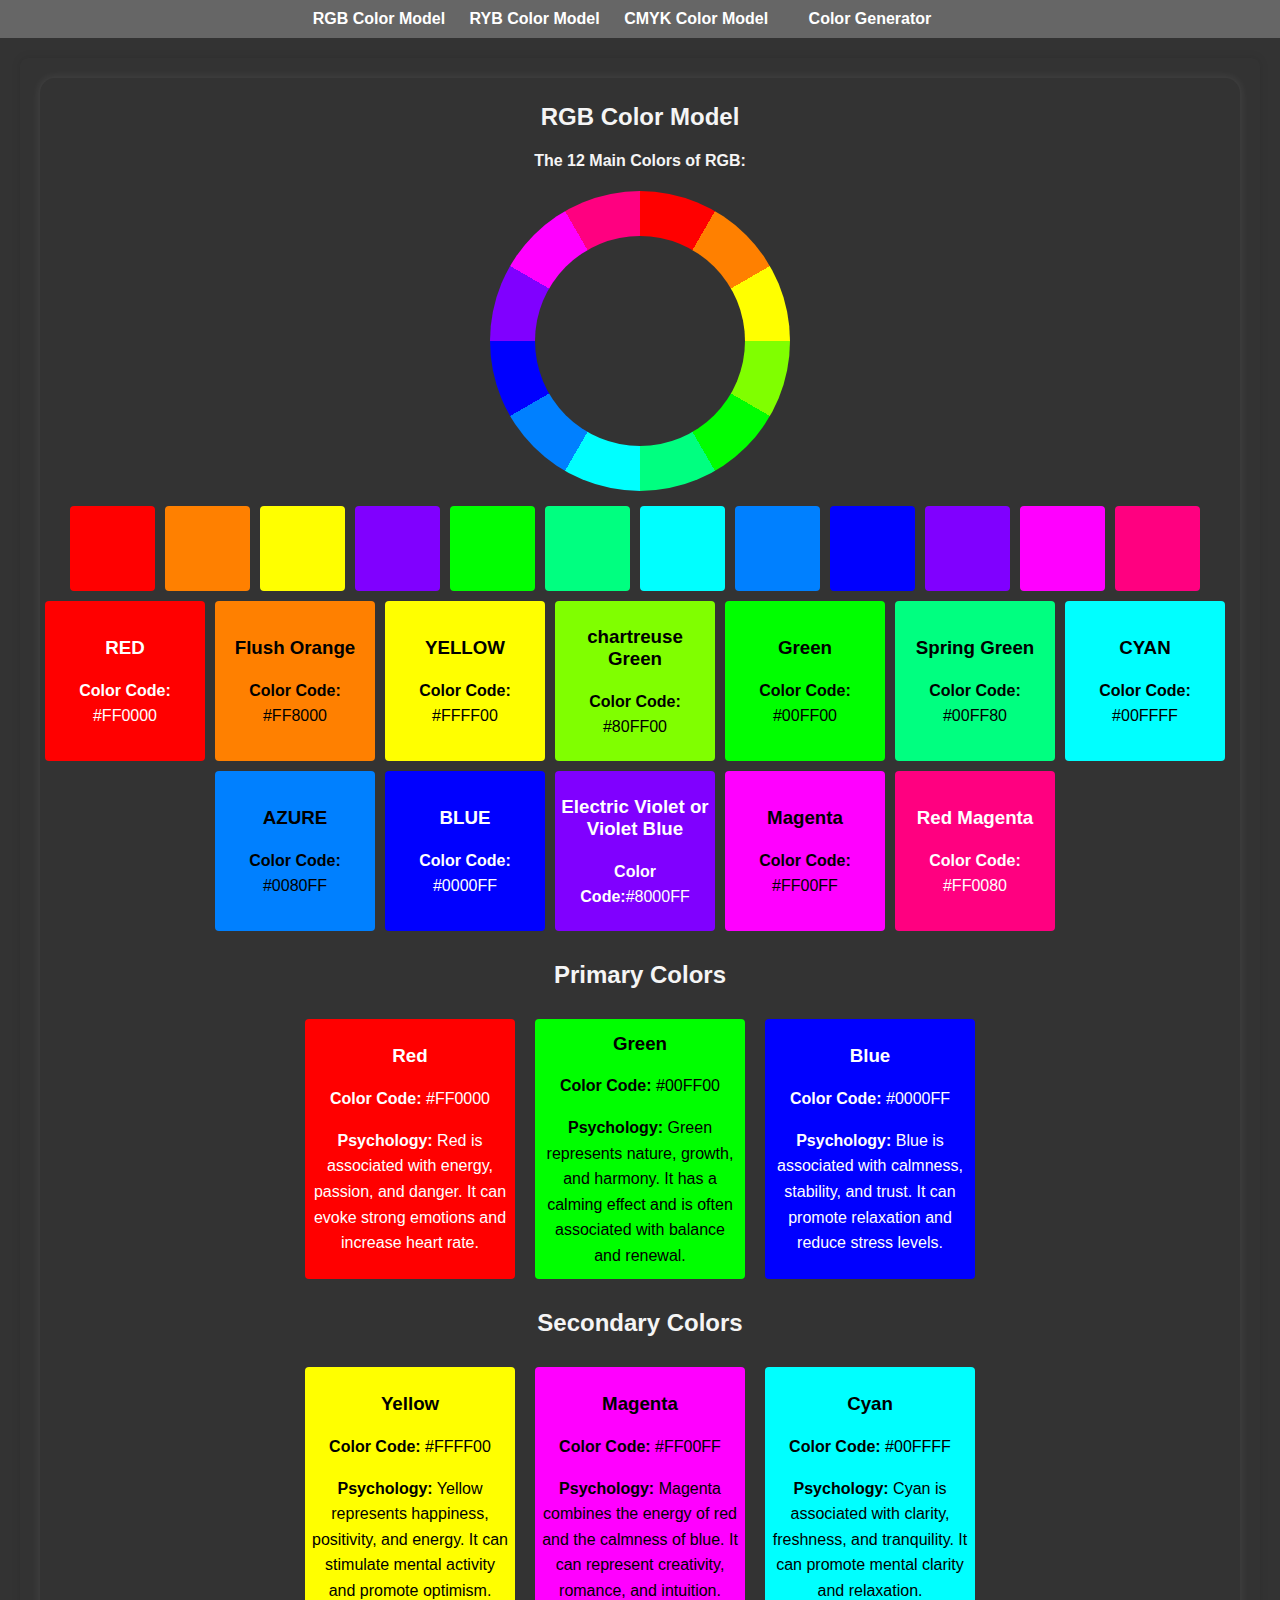
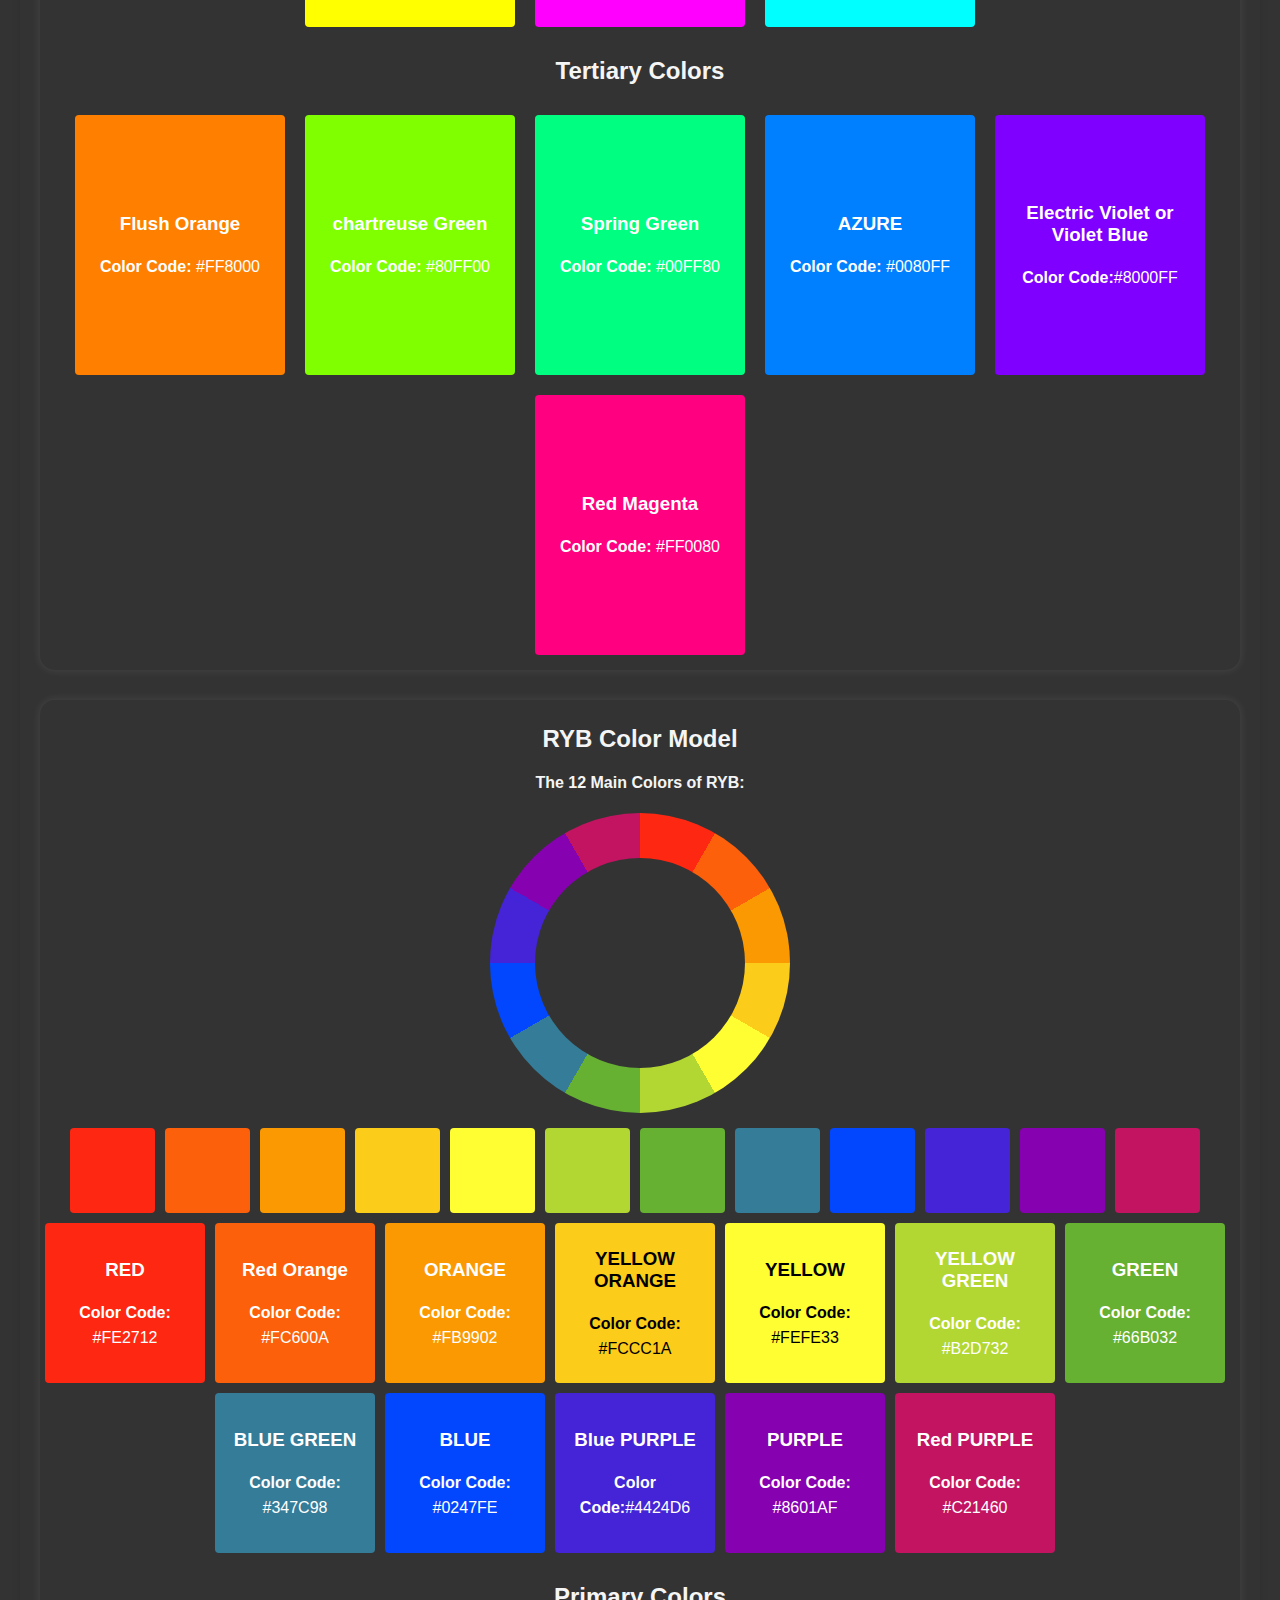
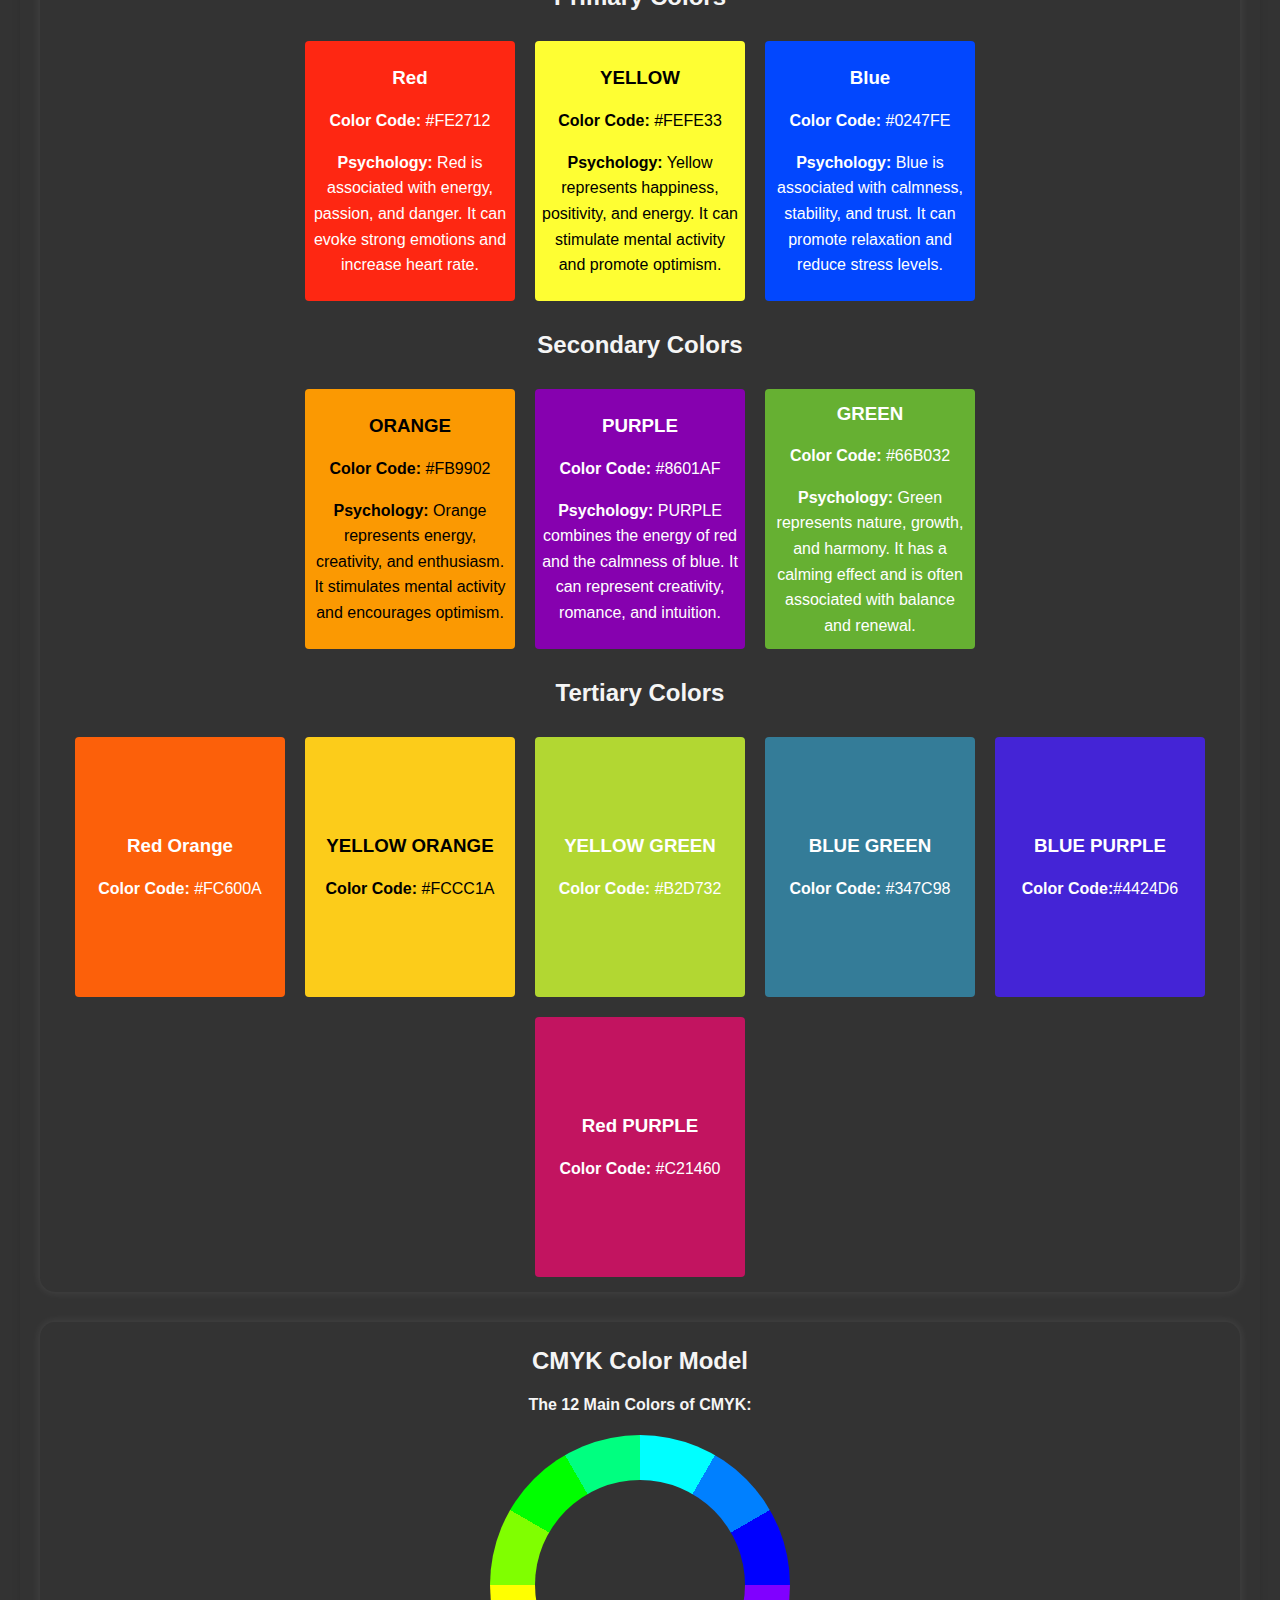
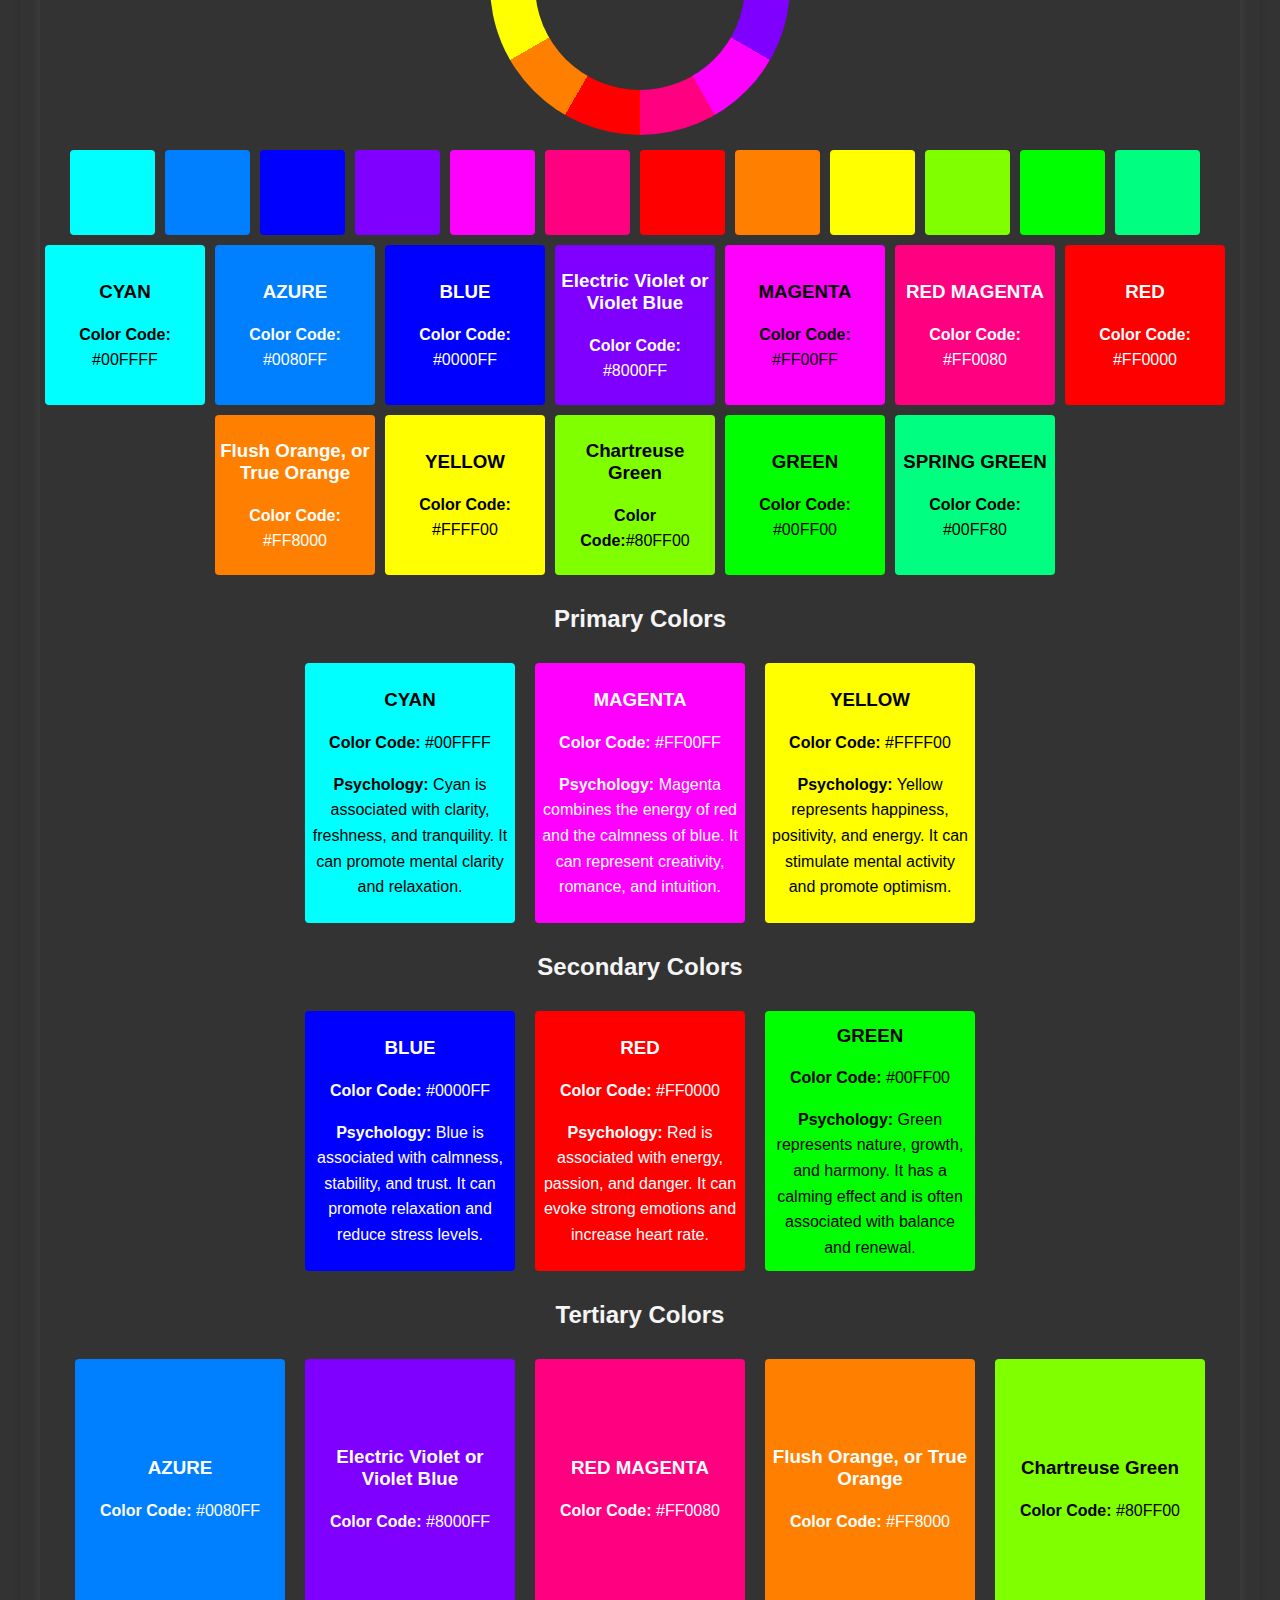
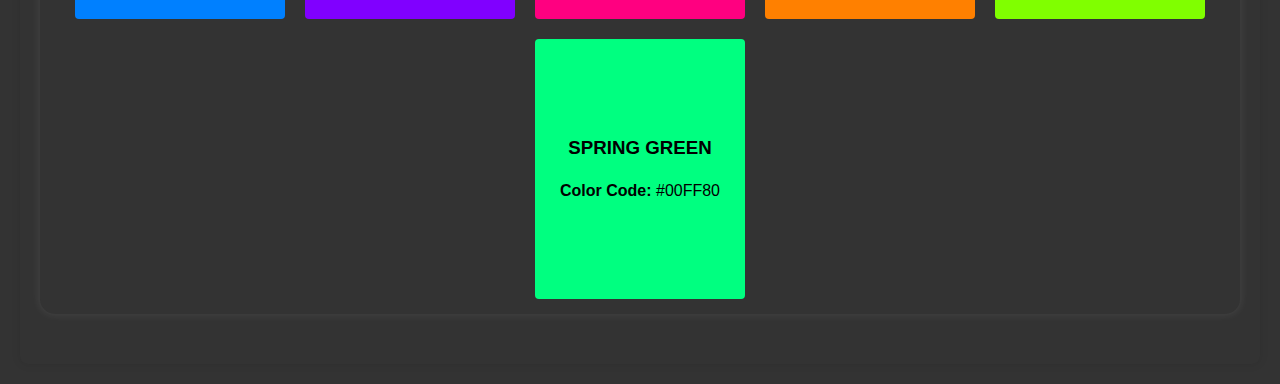
<file: index.html>
<!DOCTYPE html>
<html lang="en">

<head>
    <meta charset="UTF-8">
    <meta name="viewport" content="width=device-width, initial-scale=1.0">
    <title>Color Theory</title>
    <link rel="stylesheet" href="style.css">
</head>

<body>
    <!-- Navigation -->
    <nav>
        <ul>
            <li><a href="#rgb">RGB Color Model</a></li>
            <li><a href="#ryb">RYB Color Model</a></li>
            <li><a href="#cmyk">CMYK Color Model</a></li>
            <li class="dropdown">
                <a href="" class="dropbtn">Color Generator</a>
                <div class="dropdown-content">
                    <a href="./RGB color selector.html">RGB Color Selector</a>
                    <a href="./RYB Color Selector.html">RYB Color Selector</a>
                    <a href="./CMYK Color Selector.html">CMYK Color Selector</a>
                </div>
            </li>
        </ul>
    </nav>    
    

    <!-- Main Content -->
    <main>
        <!-- RGB Color Model -->
        <section id="rgb">
            <h2>RGB Color Model</h2>

            <h4>The 12 Main Colors of RGB:</h4>
            <div class="main-colors">
                <div class="RADIAL1">
                    <div class="hide"></div>
                </div>

                <div class="CON">
                    <div class="color-info COLOR-SHOW" style="background-color: #FF0000;"></div>
                    <div class="color-info COLOR-SHOW" style="background-color: #FF8000;"></div>
                    <div class="color-info COLOR-SHOW" style="background-color: #FFFF00;"></div>
                    <div class="color-info COLOR-SHOW" style="background-color: #8000FF;"></div>
                    <div class="color-info COLOR-SHOW" style="background-color: #00FF00;"></div>
                    <div class="color-info COLOR-SHOW" style="background-color: #00FF80;"></div>
                    <div class="color-info COLOR-SHOW" style="background-color: #00FFFF;"></div>
                    <div class="color-info COLOR-SHOW" style="background-color: #0080FF;"></div>
                    <div class="color-info COLOR-SHOW" style="background-color: #0000FF;"></div>
                    <div class="color-info COLOR-SHOW" style="background-color: #8000FF;"></div>
                    <div class="color-info COLOR-SHOW" style="background-color: #FF00FF;"></div>
                    <div class="color-info COLOR-SHOW" style="background-color: #FF0080;"></div>
                </div>

                <div class="color-info COLOR-MAIN" style="background-color: #FF0000; color: white;">
                    <div>
                        <h3>RED</h3>
                        <p><strong>Color Code:</strong> #FF0000</p>
                    </div>
                </div>
                <div class="color-info COLOR-MAIN" style="background-color: #FF8000;">
                    <div>
                        <h3>Flush Orange</h3>
                        <p><strong>Color Code:</strong> #FF8000</p>
                    </div>
                </div>
                <div class="color-info COLOR-MAIN" style="background-color: #FFFF00;">
                    <div>
                        <h3>YELLOW</h3>
                        <p><strong>Color Code:</strong> #FFFF00</p>
                    </div>
                </div>
                <div class="color-info COLOR-MAIN" style="background-color: #80FF00;">
                    <div>
                        <h3>chartreuse Green</h3>
                        <p><strong>Color Code:</strong> #80FF00</p>
                    </div>
                </div>
                <div class="color-info COLOR-MAIN" style="background-color: #00FF00;">
                    <div>
                        <h3>Green</h3>
                        <p><strong>Color Code:</strong> #00FF00</p>
                    </div>
                </div>
                <div class="color-info COLOR-MAIN" style="background-color: #00FF80;">
                    <div>
                        <h3>Spring Green</h3>
                        <p><strong>Color Code:</strong> #00FF80</p>
                    </div>
                </div>
                <div class="color-info COLOR-MAIN" style="background-color: #00FFFF;">
                    <div>
                        <h3>CYAN</h3>
                        <p><strong>Color Code:</strong> #00FFFF</p>
                    </div>
                </div>
                <div class="color-info COLOR-MAIN" style="background-color: #0080FF;">
                    <div>
                        <h3>AZURE</h3>
                        <p><strong>Color Code:</strong> #0080FF</p>
                    </div>
                </div>
                <div class="color-info COLOR-MAIN" style="background-color: #0000FF; color: white;">
                    <div>
                        <h3>BLUE</h3>
                        <p><strong>Color Code:</strong> #0000FF</p>
                    </div>
                </div>
                <div class="color-info COLOR-MAIN" style="background-color: #8000FF; color: white;">
                    <div>
                        <h3>Electric Violet or Violet Blue</h3>
                        <p><strong>Color Code:</strong>#8000FF</p>
                    </div>
                </div>
                <div class="color-info COLOR-MAIN" style="background-color: #FF00FF;">
                    <div>
                        <h3>Magenta</h3>
                        <p><strong>Color Code:</strong> #FF00FF</p>
                    </div>
                </div>
                <div class="color-info COLOR-MAIN" style="background-color: #FF0080; color: white;">
                    <div>
                        <h3>Red Magenta</h3>
                        <p><strong>Color Code:</strong> #FF0080</p>
                    </div>
                </div>
            </div>

            <h2>Primary Colors</h2>


            <div class="primary-colors">

                <div class="color-info color-box" style="background-color: #FF0000; color: white;">
                    <div>
                        <h3>Red</h3>
                        <p><strong>Color Code:</strong> #FF0000</p>
                        <p><strong>Psychology:</strong> Red is associated with energy, passion, and danger. It can evoke
                            strong emotions and increase heart rate.</p>
                    </div>
                </div>
                <div class="color-info color-box" style="background-color: #00FF00;">
                    <div>
                        <h3>Green</h3>
                        <p><strong>Color Code:</strong> #00FF00</p>
                        <p><strong>Psychology:</strong> Green represents nature, growth, and harmony. It has a calming
                            effect and is often associated with balance and renewal.</p>
                    </div>
                </div>
                <div class="color-info color-box" style="background-color: #0000FF; color: white;">
                    <div>
                        <h3>Blue</h3>
                        <p><strong>Color Code:</strong> #0000FF</p>
                        <p><strong>Psychology:</strong> Blue is associated with calmness, stability, and trust. It can
                            promote relaxation and reduce stress levels.</p>
                    </div>
                </div>
            </div>

            <h2>Secondary Colors</h2>

            <div class="secondary-colors">

                <div class="color-info color-box" style="background-color: #FFFF00; ">
                    <div>
                        <h3>Yellow</h3>
                        <p><strong>Color Code:</strong> #FFFF00</p>
                        <p><strong>Psychology:</strong> Yellow represents happiness, positivity, and energy. It can
                            stimulate mental activity and promote optimism.</p>
                    </div>
                </div>
                <div class="color-info color-box" style="background-color: #FF00FF; ">
                    <div>
                        <h3>Magenta</h3>
                        <p><strong>Color Code:</strong> #FF00FF</p>
                        <p><strong>Psychology:</strong> Magenta combines the energy of red and the calmness of blue. It
                            can represent creativity, romance, and intuition.</p>
                    </div>
                </div>
                <div class="color-info color-box" style="background-color: #00FFFF;">
                    <div>
                        <h3>Cyan</h3>
                        <p><strong>Color Code:</strong> #00FFFF</p>
                        <p><strong>Psychology:</strong> Cyan is associated with clarity, freshness, and tranquility. It
                            can promote mental clarity and relaxation.</p>
                    </div>
                </div>
            </div>

            <h2>Tertiary Colors</h2>


            <div class="tertiary-colors">

                <div class="color-info color-box" style="background-color: #FF8000; color: white;">
                    <div>
                        <h3>Flush Orange</h3>
                        <p><strong>Color Code:</strong> #FF8000</p>
                    </div>
                </div>
                <div class="color-info color-box" style="background-color: #80FF00; color: white;">
                    <div>
                        <h3>chartreuse Green</h3>
                        <p><strong>Color Code:</strong> #80FF00</p>
                    </div>
                </div>
                <div class="color-info color-box" style="background-color: #00FF80; color: white;">
                    <div>
                        <h3>Spring Green</h3>
                        <p><strong>Color Code:</strong> #00FF80</p>
                    </div>
                </div>
                <div class="color-info color-box" style="background-color: #0080FF; color: white;">
                    <div>
                        <h3>AZURE</h3>
                        <p><strong>Color Code:</strong> #0080FF</p>
                    </div>
                </div>
                <div class="color-info color-box" style="background-color: #8000FF; color: white;">
                    <div>
                        <h3>Electric Violet or Violet Blue</h3>
                        <p><strong>Color Code:</strong>#8000FF</p>
                    </div>
                </div>
                <div class="color-info color-box" style="background-color: #FF0080; color: white;">
                    <div>
                        <h3>Red Magenta</h3>
                        <p><strong>Color Code:</strong> #FF0080</p>
                    </div>
                </div>
            </div>

        </section>

        <!-- RYB Color Model -->
        <section id="ryb">

            <h2>RYB Color Model</h2>

            <h4>The 12 Main Colors of RYB:</h4>

            <div class="main-colors">
                <div class="RADIAL2">
                    <div class="hide"></div>
                </div>


                <div class="CON">
                    <div class="color-info COLOR-SHOW" style="background-color: #FE2712;"></div>
                    <div class="color-info COLOR-SHOW" style="background-color: #FC600A;"></div>
                    <div class="color-info COLOR-SHOW" style="background-color: #FB9902;"></div>
                    <div class="color-info COLOR-SHOW" style="background-color: #FCCC1A;"></div>
                    <div class="color-info COLOR-SHOW" style="background-color: #FEFE33;"></div>
                    <div class="color-info COLOR-SHOW" style="background-color: #B2D732;"></div>
                    <div class="color-info COLOR-SHOW" style="background-color: #66B032;"></div>
                    <div class="color-info COLOR-SHOW" style="background-color: #347C98;"></div>
                    <div class="color-info COLOR-SHOW" style="background-color: #0247FE;"></div>
                    <div class="color-info COLOR-SHOW" style="background-color: #4424D6;"></div>
                    <div class="color-info COLOR-SHOW" style="background-color: #8601AF;"></div>
                    <div class="color-info COLOR-SHOW" style="background-color: #C21460;"></div>
                </div>

                <div class="color-info COLOR-MAIN" style="background-color: #FE2712; color: white;">
                    <div>
                        <h3>RED</h3>
                        <p><strong>Color Code:</strong> #FE2712</p>
                    </div>
                </div>
                <div class="color-info COLOR-MAIN" style="background-color: #FC600A; color: white;">
                    <div>
                        <h3>Red Orange</h3>
                        <p><strong>Color Code:</strong> #FC600A</p>
                    </div>
                </div>
                <div class="color-info COLOR-MAIN" style="background-color: #FB9902; color: white;">
                    <div>
                        <h3>ORANGE</h3>
                        <p><strong>Color Code:</strong> #FB9902</p>
                    </div>
                </div>
                <div class="color-info COLOR-MAIN" style="background-color: #FCCC1A;  ">
                    <div>
                        <h3>YELLOW ORANGE</h3>
                        <p><strong>Color Code:</strong> #FCCC1A</p>
                    </div>
                </div>
                <div class="color-info COLOR-MAIN" style="background-color: #FEFE33;">
                    <div>
                        <h3>YELLOW </h3>
                        <p><strong>Color Code:</strong> #FEFE33</p>
                    </div>
                </div>
                <div class="color-info COLOR-MAIN" style="background-color: #B2D732; color: white;">
                    <div>
                        <h3>YELLOW GREEN</h3>
                        <p><strong>Color Code:</strong> #B2D732</p>
                    </div>
                </div>
                <div class="color-info COLOR-MAIN" style="background-color: #66B032; color: white;">
                    <div>
                        <h3>GREEN</h3>
                        <p><strong>Color Code:</strong> #66B032</p>
                    </div>
                </div>
                <div class="color-info COLOR-MAIN" style="background-color: #347C98; color: white;">
                    <div>
                        <h3>BLUE GREEN</h3>
                        <p><strong>Color Code:</strong> #347C98</p>
                    </div>
                </div>
                <div class="color-info COLOR-MAIN" style="background-color: #0247FE; color: white;">
                    <div>
                        <h3>BLUE</h3>
                        <p><strong>Color Code:</strong> #0247FE</p>
                    </div>
                </div>
                <div class="color-info COLOR-MAIN" style="background-color: #4424D6; color: white;">
                    <div>
                        <h3>Blue PURPLE</h3>
                        <p><strong>Color Code:</strong>#4424D6</p>
                    </div>
                </div>
                <div class="color-info COLOR-MAIN" style="background-color: #8601AF; color: white;">
                    <div>
                        <h3>PURPLE</h3>
                        <p><strong>Color Code:</strong> #8601AF</p>
                    </div>
                </div>
                <div class="color-info COLOR-MAIN" style="background-color: #C21460; color: white;">
                    <div>
                        <h3>Red PURPLE</h3>
                        <p><strong>Color Code:</strong> #C21460</p>
                    </div>
                </div>
            </div>

            <h2>Primary Colors</h2>


            <div class="primary-colors">

                <div class="color-info color-box" style="background-color: #FE2712; color: white;">
                    <div>
                        <h3>Red</h3>
                        <p><strong>Color Code:</strong> #FE2712</p>
                        <p><strong>Psychology:</strong> Red is associated with energy, passion, and danger. It can evoke
                            strong emotions and increase heart rate.</p>
                    </div>
                </div>
                <div class="color-info color-box" style="background-color: #FEFE33;">
                    <div>
                        <h3>YELLOW </h3>
                        <p><strong>Color Code:</strong> #FEFE33</p>
                        <p><strong>Psychology:</strong> Yellow represents happiness, positivity, and energy. It can
                            stimulate mental activity and promote optimism.</p>
                    </div>
                </div>
                <div class="color-info color-box" style="background-color: #0247FE; color: white;">
                    <div>
                        <h3>Blue</h3>
                        <p><strong>Color Code:</strong> #0247FE</p>
                        <p><strong>Psychology:</strong> Blue is associated with calmness, stability, and trust. It can
                            promote relaxation and reduce stress levels.</p>
                    </div>
                </div>
            </div>

            <h2>Secondary Colors</h2>

            <div class="secondary-colors">

                <div class="color-info color-box" style="background-color: #FB9902; ">
                    <div>
                        <h3>ORANGE</h3>
                        <p><strong>Color Code:</strong> #FB9902</p>
                        <p><strong>Psychology:</strong> Orange represents energy, creativity, and enthusiasm. It
                            stimulates mental activity and encourages optimism.</p>
                    </div>
                </div>
                <div class="color-info color-box" style="background-color: #8601AF; color: white; ">
                    <div>
                        <h3>PURPLE</h3>
                        <p><strong>Color Code:</strong> #8601AF</p>
                        <p><strong>Psychology:</strong> PURPLE combines the energy of red and the calmness of blue. It
                            can represent creativity, romance, and intuition.</p>
                    </div>
                </div>
                <div class="color-info color-box" style="background-color: #66B032; color: white;">
                    <div>
                        <h3>GREEN</h3>
                        <p><strong>Color Code:</strong> #66B032</p>
                        <p><strong>Psychology:</strong> Green represents nature, growth, and harmony. It has a calming
                            effect and is often associated with balance and renewal.</p>
                    </div>
                </div>
            </div>

            <h2>Tertiary Colors</h2>


            <div class="tertiary-colors">

                <div class="color-info color-box" style="background-color: #FC600A; color: white;">
                    <div>
                        <h3>Red Orange</h3>
                        <p><strong>Color Code:</strong> #FC600A</p>
                    </div>
                </div>
                <div class="color-info color-box" style="background-color: #FCCC1A;  ">
                    <div>
                        <h3>YELLOW ORANGE</h3>
                        <p><strong>Color Code:</strong> #FCCC1A</p>
                    </div>
                </div>
                <div class="color-info color-box" style="background-color: #B2D732; color: white;">
                    <div>
                        <h3>YELLOW GREEN</h3>
                        <p><strong>Color Code:</strong> #B2D732</p>
                    </div>
                </div>
                <div class="color-info color-box" style="background-color: #347C98; color: white;">
                    <div>
                        <h3>BLUE GREEN</h3>
                        <p><strong>Color Code:</strong> #347C98</p>
                    </div>
                </div>
                <div class="color-info color-box" style="background-color: #4424D6; color: white;">
                    <div>
                        <h3>BLUE PURPLE</h3>
                        <p><strong>Color Code:</strong>#4424D6</p>
                    </div>
                </div>
                <div class="color-info color-box" style="background-color: #C21460; color: white;">
                    <div>
                        <h3>Red PURPLE</h3>
                        <p><strong>Color Code:</strong> #C21460</p>
                    </div>
                </div>
            </div>


        </section>

        <!-- CMYK Color Model -->
        <section id="cmyk">

            <h2>CMYK Color Model</h2>

            <h4>The 12 Main Colors of CMYK:</h4>

            <div class="main-colors">
                <div class="RADIAL3">
                    <div class="hide"></div>
                </div>

                <div class="CON">
                    <div class="color-info COLOR-SHOW" style="background-color: #00FFFF;"></div>
                    <div class="color-info COLOR-SHOW" style="background-color: #0080FF;"></div>
                    <div class="color-info COLOR-SHOW" style="background-color: #0000FF;"></div>
                    <div class="color-info COLOR-SHOW" style="background-color: #8000FF;"></div>
                    <div class="color-info COLOR-SHOW" style="background-color: #FF00FF;"></div>
                    <div class="color-info COLOR-SHOW" style="background-color: #FF0080;"></div>
                    <div class="color-info COLOR-SHOW" style="background-color: #FF0000;"></div>
                    <div class="color-info COLOR-SHOW" style="background-color: #FF8000;"></div>
                    <div class="color-info COLOR-SHOW" style="background-color: #FFFF00;"></div>
                    <div class="color-info COLOR-SHOW" style="background-color: #80FF00;"></div>
                    <div class="color-info COLOR-SHOW" style="background-color: #00FF00;"></div>
                    <div class="color-info COLOR-SHOW" style="background-color: #00FF80;"></div>
                </div>

                <div class="color-info COLOR-MAIN" style="background-color: #00FFFF; ">
                    <div>
                        <h3>CYAN</h3>
                        <p><strong>Color Code:</strong> #00FFFF</p>
                    </div>
                </div>
                <div class="color-info COLOR-MAIN" style="background-color: #0080FF; color: white;">
                    <div>
                        <h3>AZURE</h3>
                        <p><strong>Color Code:</strong> #0080FF</p>
                    </div>
                </div>
                <div class="color-info COLOR-MAIN" style="background-color: #0000FF; color: white;">
                    <div>
                        <h3>BLUE</h3>
                        <p><strong>Color Code:</strong> #0000FF</p>
                    </div>
                </div>
                <div class="color-info COLOR-MAIN" style="background-color: #8000FF; color: white;">
                    <div>
                        <h3>Electric Violet or Violet Blue</h3>
                        <p><strong>Color Code:</strong> #8000FF</p>
                    </div>
                </div>
                <div class="color-info COLOR-MAIN" style="background-color: #FF00FF;">
                    <div>
                        <h3>MAGENTA</h3>
                        <p><strong>Color Code:</strong> #FF00FF</p>
                    </div>
                </div>
                <div class="color-info COLOR-MAIN" style="background-color: #FF0080; color: white;">
                    <div>
                        <h3>RED MAGENTA</h3>
                        <p><strong>Color Code:</strong> #FF0080</p>
                    </div>
                </div>
                <div class="color-info COLOR-MAIN" style="background-color: #FF0000; color: white;">
                    <div>
                        <h3>RED</h3>
                        <p><strong>Color Code:</strong> #FF0000</p>
                    </div>
                </div>
                <div class="color-info COLOR-MAIN" style="background-color: #FF8000; color: white;">
                    <div>
                        <h3>Flush Orange, or True Orange</h3>
                        <p><strong>Color Code:</strong> #FF8000</p>
                    </div>
                </div>
                <div class="color-info COLOR-MAIN" style="background-color: #FFFF00; ">
                    <div>
                        <h3>YELLOW</h3>
                        <p><strong>Color Code:</strong> #FFFF00</p>
                    </div>
                </div>
                <div class="color-info COLOR-MAIN" style="background-color: #80FF00;">
                    <div>
                        <h3>Chartreuse Green</h3>
                        <p><strong>Color Code:</strong>#80FF00</p>
                    </div>
                </div>
                <div class="color-info COLOR-MAIN" style="background-color: #00FF00; ">
                    <div>
                        <h3>GREEN</h3>
                        <p><strong>Color Code:</strong> #00FF00</p>
                    </div>
                </div>
                <div class="color-info COLOR-MAIN" style="background-color: #00FF80; ">
                    <div>
                        <h3>SPRING GREEN</h3>
                        <p><strong>Color Code:</strong> #00FF80</p>
                    </div>
                </div>
            </div>

            <h2>Primary Colors</h2>


            <div class="primary-colors">

                <div class="color-info color-box" style="background-color: #00FFFF; ">
                    <div>
                        <h3>CYAN</h3>
                        <p><strong>Color Code:</strong> #00FFFF</p>
                        <p><strong>Psychology:</strong> Cyan is associated with clarity, freshness, and tranquility. It
                            can promote mental clarity and relaxation. </p>
                    </div>
                </div>
                <div class="color-info color-box" style="background-color: #FF00FF; color: white;">
                    <div>
                        <h3>MAGENTA</h3>
                        <p><strong>Color Code:</strong> #FF00FF</p>
                        <p><strong>Psychology:</strong> Magenta combines the energy of red and the calmness of blue. It
                            can represent creativity, romance, and intuition. </p>
                    </div>
                </div>
                <div class="color-info color-box" style="background-color: #FFFF00;">
                    <div>
                        <h3>YELLOW</h3>
                        <p><strong>Color Code:</strong> #FFFF00</p>
                        <p><strong>Psychology:</strong> Yellow represents happiness, positivity, and energy. It can
                            stimulate mental activity and promote optimism.</p>
                    </div>
                </div>
            </div>

            <h2>Secondary Colors</h2>

            <div class="secondary-colors">

                <div class="color-info color-box" style="background-color: #0000FF; color: white;">
                    <div>
                        <h3>BLUE</h3>
                        <p><strong>Color Code:</strong> #0000FF</p>
                        <p><strong>Psychology:</strong> Blue is associated with calmness, stability, and trust. It can
                            promote relaxation and reduce stress levels.</p>
                    </div>
                </div>
                <div class="color-info color-box" style="background-color: #FF0000; color: white;">
                    <div>
                        <h3>RED</h3>
                        <p><strong>Color Code:</strong> #FF0000</p>
                        <p><strong>Psychology:</strong> Red is associated with energy, passion, and danger. It can evoke
                            strong emotions and increase heart rate.</p>
                    </div>
                </div>
                <div class="color-info color-box" style="background-color: #00FF00; ">
                    <div>
                        <h3>GREEN</h3>
                        <p><strong>Color Code:</strong> #00FF00</p>
                        <p><strong>Psychology:</strong> Green represents nature, growth, and harmony. It has a calming
                            effect and is often associated with balance and renewal.</p>
                    </div>
                </div>
            </div>

            <h2>Tertiary Colors</h2>


            <div class="tertiary-colors">

                <div class="color-info color-box" style="background-color: #0080FF;  color: white;">
                    <div>
                        <h3>AZURE</h3>
                        <p><strong>Color Code:</strong> #0080FF</p>
                    </div>
                </div>
                <div class="color-info color-box" style="background-color: #8000FF; color: white;">
                    <div>
                        <h3>Electric Violet or Violet Blue</h3>
                        <p><strong>Color Code:</strong> #8000FF</p>
                    </div>
                </div>
                <div class="color-info color-box" style="background-color: #FF0080; color: white;">
                    <div>
                        <h3>RED MAGENTA</h3>
                        <p><strong>Color Code:</strong> #FF0080</p>
                    </div>
                </div>
                <div class="color-info color-box" style="background-color: #FF8000; color: white;">
                    <div>
                        <h3>Flush Orange, or True Orange</h3>
                        <p><strong>Color Code:</strong> #FF8000</p>
                    </div>
                </div>
                <div class="color-info color-box" style="background-color: #80FF00;">
                    <div>
                        <h3>Chartreuse Green</h3>
                        <p><strong>Color Code:</strong> #80FF00</p>
                    </div>
                </div>
                <div class="color-info color-box" style="background-color: #00FF80;">
                    <div>
                        <h3>SPRING GREEN</h3>
                        <p><strong>Color Code:</strong> #00FF80</p>
                    </div>
                </div>
            </div>


        </section>
    </main>
</body>

</html>
</file>
<file: style.css>
body {
    font-family: Arial, sans-serif;
    margin: 0;
    padding: 0;
    background-color: #333;
}

nav {
    background-color: #666;
    padding: 10px 0;
    text-align: center;
    top: 0;
    position: sticky;
}

nav ul {
    list-style-type: none;
    margin: 0;
    padding: 0;
}

nav ul li {
    display: inline;
    margin-right: 20px;
}

nav ul li a {
    color: #fff;
    text-decoration: none;
    font-weight: bold;
}

main {
    max-width: 1200px;
    margin: 20px auto;
    padding: 20px;
    background-color: #fff;
    border-radius: 8px;
    background-color: #333;
    box-shadow: 0 0 10px rgba(0, 0, 0, 0.1);
}

section {
    margin-bottom: 30px;
    background-color: #333;
    text-align: center;
    padding: 5px;
    border-radius: 15px;
    box-shadow: 0 0 10px rgba(255, 253, 253, 0.1);
}

h2,h4 {
    color: whitesmoke;
}

.dropdown {
    position: relative;
    display: inline-block;
}

.dropdown-content {
    display: none;
    position: absolute;
    background-color: #f9f9f9;
    min-width: 160px;
    box-shadow: 0 8px 16px 0 rgba(0,0,0,0.2);
    z-index: 1;
}

.dropdown-content a {
    background-color: #333;
    padding: 12px 16px;
    text-decoration: none;
    display: block;
}

.dropdown:hover .dropdown-content {
    display: block;
}

.dropbtn {
    font-size: 16px;
    border: none;
    outline: none;
    padding: 14px 16px;
    background-color: inherit;
    margin: 0;
}


.color-info {
    display: flex;
    align-items: center;
    justify-content: center;
    margin-bottom: 10px;
}

.color-box {
    width: 200px;
    height: 250px;
    margin-right: 10px;
    border-radius: 4px;
    display: flex;
    align-items: center;
    justify-content: center;
    padding: 5px;
}

.COLOR-MAIN {
    width: 150px;
    height: 150px;
    margin-right: 10px;
    border-radius: 4px;
    display: flex;
    align-items: center;
    justify-content: center;
    padding: 5px;
}

.CON {
    display: flex;
    flex-direction: row;
    flex-wrap: wrap;
}

.RADIAL1 {
    background: conic-gradient(at center,
            #FF0000 0deg 30deg,
            #FF8000 30deg 60deg,
            #FFFF00 60deg 90deg,
            #80FF00 90deg 120deg,
            #00FF00 120deg 150deg,
            #00FF80 150deg 180deg,
            #00FFFF 180deg 210deg,
            #0080FF 210deg 240deg,
            #0000FF 240deg 270deg,
            #8000FF 270deg 300deg,
            #FF00FF 300deg 330deg,
            #FF0080 330deg 360deg);
}

.RADIAL2 {
    background: conic-gradient(at center,
            #FE2712 0deg 30deg,
            #FC600A 30deg 60deg,
            #FB9902 60deg 90deg,
            #FCCC1A 90deg 120deg,
            #FEFE33 120deg 150deg,
            #B2D732 150deg 180deg,
            #66B032 180deg 210deg,
            #347C98 210deg 240deg,
            #0247FE 240deg 270deg,
            #4424D6 270deg 300deg,
            #8601AF 300deg 330deg,
            #C21460 330deg 360deg);
}

.RADIAL3 {
    background: conic-gradient(at center,
            #00FFFF 0deg 30deg,
            #0080FF 30deg 60deg,
            #0000FF 60deg 90deg,
            #8000FF 90deg 120deg,
            #FF00FF 120deg 150deg,
            #FF0080 150deg 180deg,
            #FF0000 180deg 210deg,
            #FF8000 210deg 240deg,
            #FFFF00 240deg 270deg,
            #80FF00 270deg 300deg,
            #00FF00 300deg 330deg,
            #00FF80 330deg 360deg);
}

.RADIAL1,
.RADIAL2,
.RADIAL3 {
    height: 300px;
    width: 300px;
    border-radius: 50%;
    display: flex;
    justify-content: center;
    align-items: center;
    margin-bottom: 15px
}

.hide {
    height: 210px;
    width: 210px;
    background-color: #333;
    border-radius: 50%;
}



.COLOR-SHOW {
    width: 75px;
    height: 75px;
    margin-right: 10px;
    border-radius: 4px;
    display: flex;
    align-items: center;
    justify-content: center;
    padding: 5px;
}

p {
    line-height: 1.6;
}

.primary-colors {
    display: flex;
    flex-wrap: wrap;
    justify-content: center;
    margin-bottom: 20px;
}

.secondary-colors,
.tertiary-colors,
.main-colors {
    display: flex;
    flex-wrap: wrap;
    justify-content: center;
}

.primary-colors .color-box,
.secondary-colors .color-box,
.tertiary-colors .color-box,
.main-colors .color-box {
    margin: 10px;
}

@media screen and (max-width: 480px) {
    .color-box {
        width:80%;
        display: flex;
    align-items: center;
    justify-content: center;
    flex-direction: column;
    flex-wrap: wrap;
    margin-bottom: 10px;
    }

    .CON {
        display: flex;
        flex-direction: column;
        flex-wrap: wrap;
    }

    .RADIAL1,
    .RADIAL2,
    .RADIAL3 {
        height: 200px;
        width: 200px;
        border-radius: 50%;
        display: flex;
        justify-content: center;
        align-items: center;
        margin-bottom: 15px
    }

    .hide {
        height: 120px;
        width: 120px;
        background-color: #333;
        border-radius: 50%;
    }

    .main-colors{
        display: flex;
        flex-direction: column;
        flex-wrap: wrap;
        justify-content: center;
        align-items: center;
    }

    .COLOR-SHOW {
        height: 50px;
        width: 50px;
        margin-right: 10px;
        border-radius: 4px;
        display: flex;
        align-items: center;
        justify-content: center;
        padding: 5px;
    }
    nav{
        display: flex;
        flex-wrap: wrap;
        flex-direction: column;
    }
}


h1 {
    text-align: center;
    color: #fff;
    margin-top: 30px;
}

#colorContainer {
    display: flex;
    flex-wrap: wrap;
    justify-content: center;
    align-items: center;
    margin-top: 20px;
}

.colorSquare {
    width: 100px;
    height: 100px;
    margin: 10px;
    border: 2px solid #fff;
    border-radius: 10px;
    display: flex;
    justify-content: center;
    align-items: center;
    transition: border-color 0.3s ease;
    cursor: pointer;
}

.colorCode {
    font-size: 12px;
    color: white;
}

#schemeContainer {
    text-align: center;
    margin-top: 20px;
}

#schemeContainer label {
    margin-right: 20px;
    color: white;
    cursor: pointer;
}

#outputContainer {
    margin-top: 30px;
    text-align: center;
}

#outputContainer span {
    display: inline-block;
    margin: 5px;
    padding: 10px;
    border-radius: 5px;
    cursor: pointer;
    transition: transform 0.3s ease;
}

#outputContainer span:hover {
    transform: scale(1.1);
}
</file>
